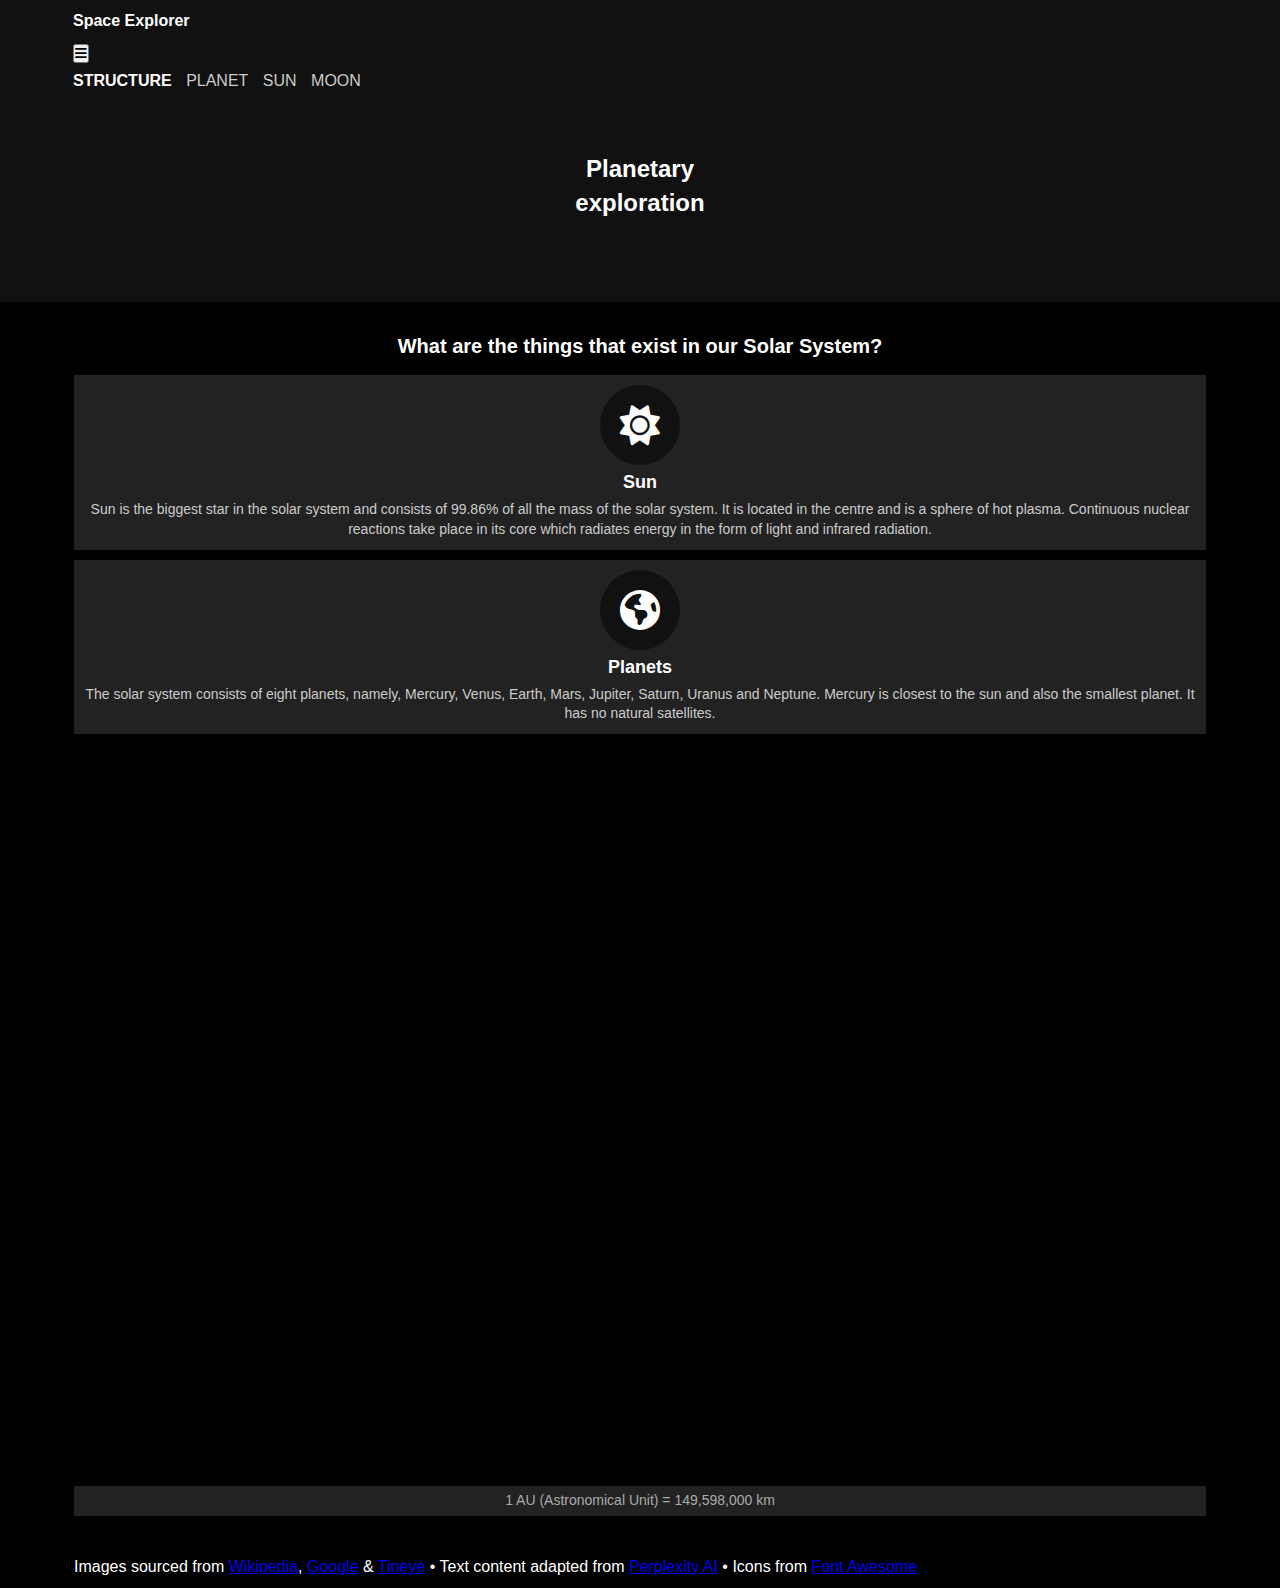
<file: index.html>
<!DOCTYPE html>
<html lang="en">
<head>
    <meta charset="UTF-8">
    <!-- Configure viewport for mobile devices to ensure responsive design works properly -->
    <meta name="viewport" content="width=device-width, initial-scale=1.0">
    <title>Solar System - Planetary exploration</title>
    <!-- Link to the main stylesheet that contains global styling rules -->
    <link rel="stylesheet" href="styles.css">
    <!-- Include Font Awesome icon library for mobile menu icons and various UI elements -->
    <link rel="stylesheet" href="https://cdnjs.cloudflare.com/ajax/libs/font-awesome/6.4.0/css/all.min.css">
    <style>
        /* Icon container styling - circular containers specific to the structure page */
        .icon-container {
            width: 80px;
            height: 80px;
            background: rgba(0, 0, 0, 0.5);
            border-radius: 50%;
            display: flex;
            align-items: center;
            justify-content: center;
            margin: 0 auto;
            transition: all 0.3s ease; /* Smooth transition effect for hover animations */
        }
        
        .icon-container i {
            font-size: 40px;
            color: #fff;
            transition: all 0.3s ease;
        }
        
        /* Hover effects - rotate icons and add glowing effect to enhance interactivity */
        .structure-item:hover .icon-container {
            transform: rotate(15deg);
            box-shadow: 0 0 20px rgba(255, 255, 255, 0.3);
        }
        
        /* Hover effects - scale up icons when user hovers over them */
        .structure-item:hover .icon-container i {
            transform: scale(1.2);
        }
        
        /* Icon color scheme - each celestial object has its own thematic color for visual distinction */
        .sun-icon { color: #ffcc00; } /* Sun icon uses yellow to represent heat and light */
        .planets-icon { color: #66ccff; } /* Planets icon uses blue to represent Earth-like bodies */
        .asteroids-icon { color: #cc9966; } /* Asteroids icon uses brown to represent rocky composition */
        .comets-icon { color: #99ccff; } /* Comets icon uses light blue to represent ice composition */
        .satellites-icon { color: #cccccc; } /* Satellites icon uses gray to represent moons */
        .stars-icon { color: #ffffff; } /* Stars icon uses white to represent distant starlight */
    </style>
</head>
<body>
    <!-- Top navigation bar - transforms into a fixed floating menu on mobile devices -->
    <nav class="top-nav">
        <div class="nav-content">
            <!-- Website logo/name displayed in the navigation bar -->
            <div class="logo">Space Explorer</div>
            <!-- Mobile menu toggle button - only visible on small screens with accessibility label -->
            <button class="mobile-menu-toggle" aria-label="Toggle navigation menu">
                <!-- Hamburger menu icon that transforms into X icon when clicked -->
                <i class="fas fa-bars"></i>
            </button>
            <!-- Navigation links container - hidden on mobile and toggled via button -->
            <div class="nav-links">
                <!-- Page links with active class indicating current page (structure page) -->
                <a href="index.html" class="active structure-link">STRUCTURE</a>
                <a href="planet.html" class="planet-link">PLANET</a>
                <a href="sun.html" class="sun-link">SUN</a>
                <a href="moon.html" class="moon-link">MOON</a>
            </div>
        </div>
    </nav>

    <div class="hero-section">
        <div class="hero-content">
            <h1 class="hero-title">Planetary<br>exploration</h1>
        </div>
    </div>

    <div class="content-section">
        <div class="container">
            <h2 class="section-title">What are the things that exist in our Solar System?</h2>
            
            <div class="structure-grid">
                <div class="structure-item">
                    <div class="item-icon">
                        <div class="icon-container">
                            <i class="fas fa-sun sun-icon"></i>
                        </div>
                    </div>
                    <h3>Sun</h3>
                    <p>Sun is the biggest star in the solar system and consists of 99.86% of all the mass of the solar system. It is located in the centre and is a sphere of hot plasma. Continuous nuclear reactions take place in its core which radiates energy in the form of light and infrared radiation.</p>
                </div>

                <div class="structure-item">
                    <div class="item-icon">
                        <div class="icon-container">
                            <i class="fas fa-globe-americas planets-icon"></i>
                        </div>
                    </div>
                    <h3>Planets</h3>
                    <p>The solar system consists of eight planets, namely, Mercury, Venus, Earth, Mars, Jupiter, Saturn, Uranus and Neptune. Mercury is closest to the sun and also the smallest planet. It has no natural satellites.</p>
                </div>

                <div class="structure-item">
                    <div class="item-icon">
                        <div class="icon-container">
                            <i class="fas fa-meteor asteroids-icon"></i>
                        </div>
                    </div>
                    <h3>Asteroids</h3>
                    <p>Asteroids are big and irregular shaped pieces of carbon, rock or metal which can be found mostly in the asteroid belt, orbiting the Sun between Mars and Jupiter. These are also often called minor planets.</p>
                </div>

                <div class="structure-item">
                    <div class="item-icon">
                        <div class="icon-container">
                            <i class="fas fa-comet comets-icon"></i>
                        </div>
                    </div>
                    <h3>Comets</h3>
                    <p>These are small and irregular shaped objects composed of ice. It is believed that they generally come from the Kuiper belt. When comets come close to the Sun, due to the heat the ice vaporizes and leaves a beautiful tail behind them.</p>
                </div>

                <div class="structure-item">
                    <div class="item-icon">
                        <div class="icon-container">
                            <i class="fas fa-satellite satellites-icon"></i>
                        </div>
                    </div>
                    <h3>Satellites</h3>
                    <p>The objects that revolve around the planets in the same direction as that of the planet are known as satellites. Moon is Earth's natural satellite. Satellites can also be man-made known as artificial satellites.</p>
                </div>

                <div class="structure-item">
                    <div class="item-icon">
                        <div class="icon-container">
                            <i class="fas fa-star stars-icon"></i>
                        </div>
                    </div>
                    <h3>Stars</h3>
                    <p>A star is a celestial object that consists of a luminous spheroid of plasma which is bound by its own gravity. During the night, they are easily visible with a naked eye. These are grouped into constellations and asterisms.</p>
                </div>
            </div>

            <div class="distance-info">
                <p class="au-info">1 AU (Astronomical Unit) = 149,598,000 km</p>
            </div>
        </div>
    </div>

    <!-- Footer section containing source attribution information -->
    <footer class="source-information">
        <div class="container">
            <p class="sources-text">
                Images sourced from <a href="https://en.wikipedia.org" target="_blank">Wikipedia</a>, 
                <a href="https://www.google.com" target="_blank">Google</a> & 
                <a href="https://tineye.com" target="_blank">Tineye</a> • 
                Text content adapted from <a href="https://www.perplexity.ai" target="_blank">Perplexity AI</a> •
                Icons from <a href="https://fontawesome.com" target="_blank">Font Awesome</a>
            </p>
        </div>
    </footer>
    
    <!-- Include JavaScript file for interactive elements and mobile menu functionality -->
    <script src="script.js"></script>
</body>
</html>
</file>
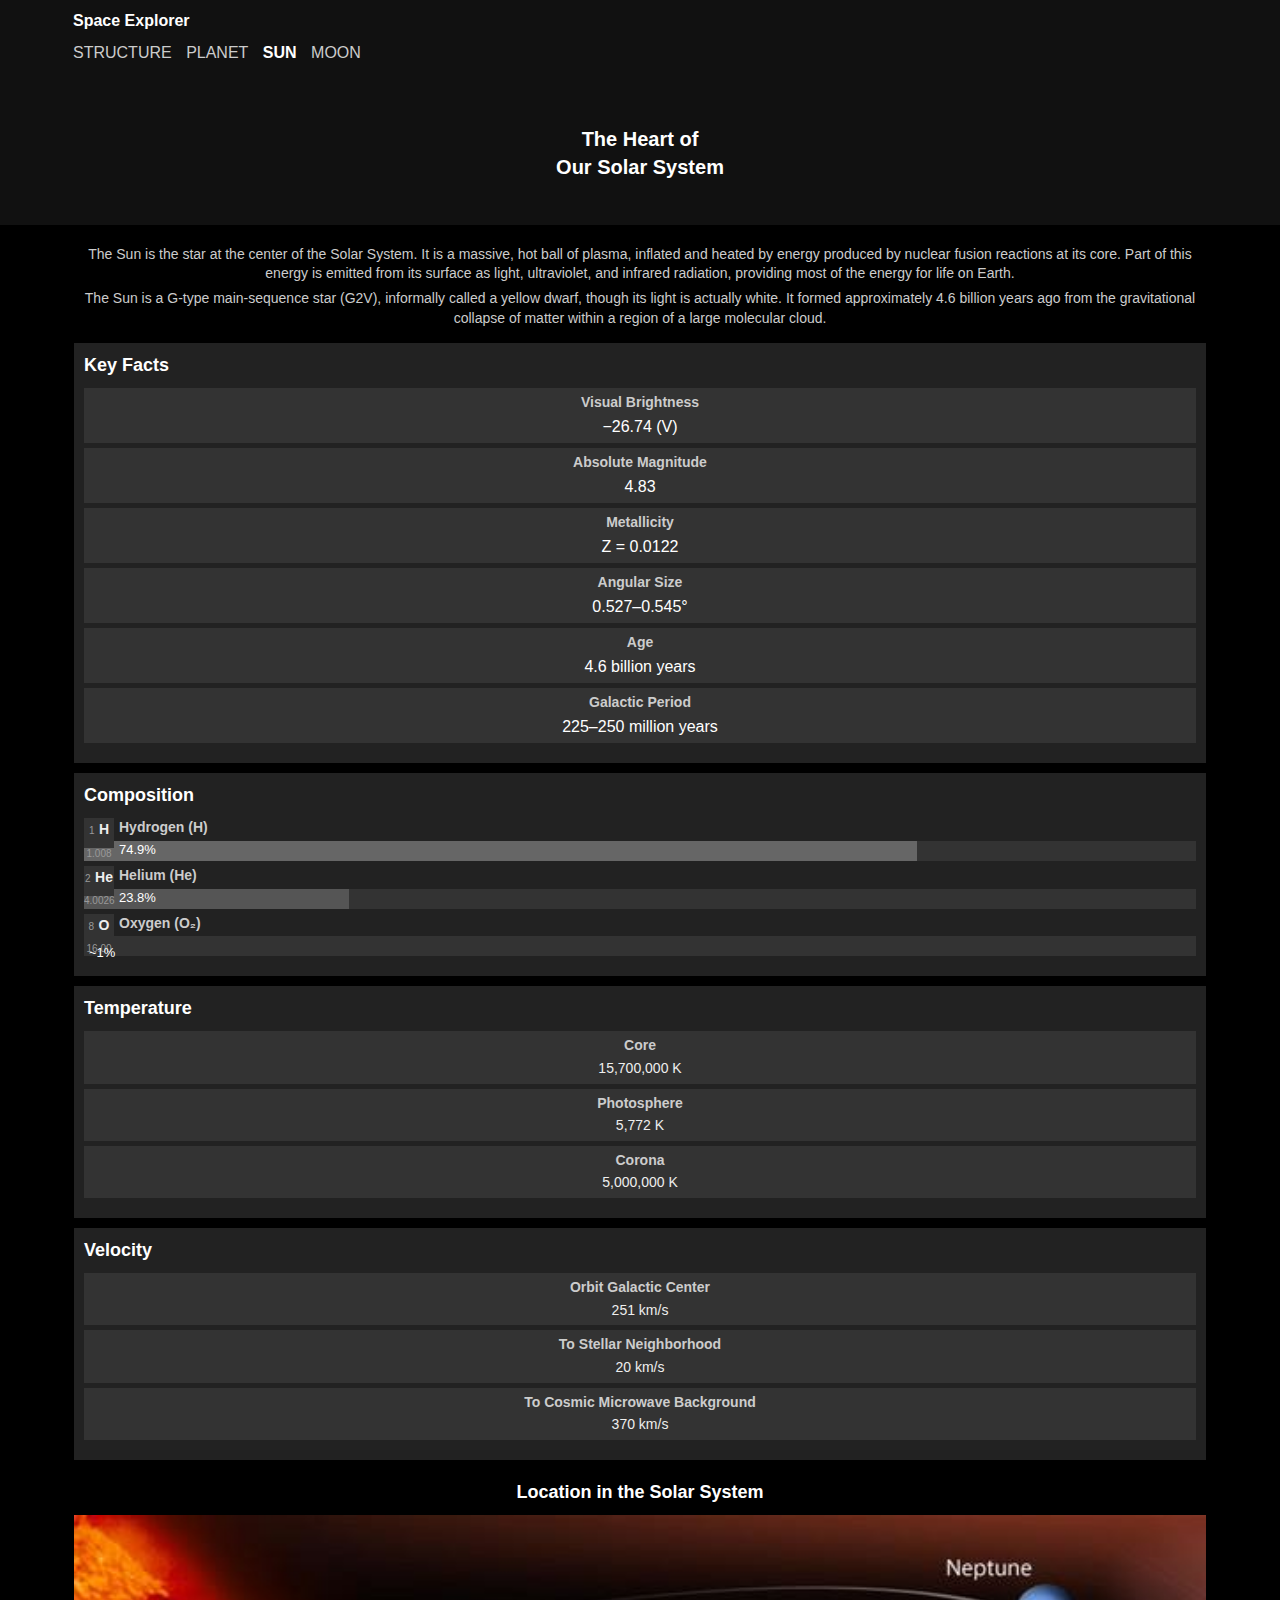
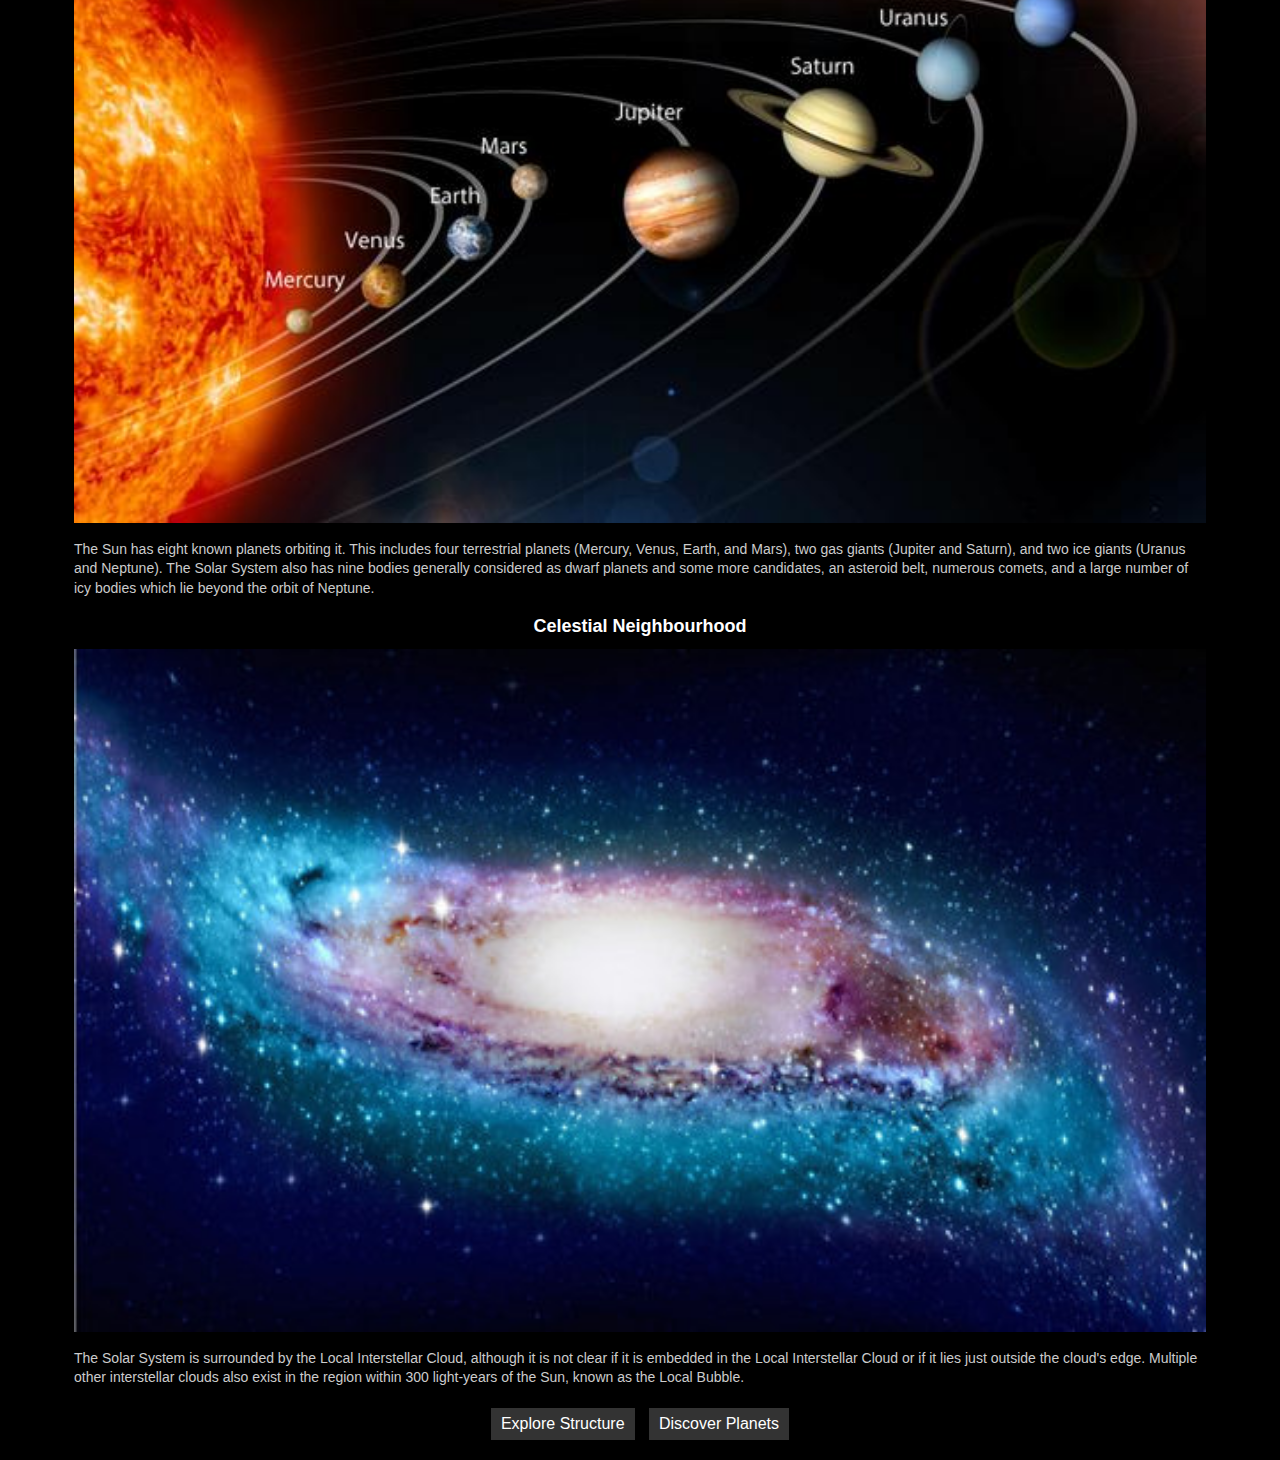
<file: sun.html>
<!DOCTYPE html>
<!-- HTML document with English language declaration -->
<html lang="en">
<head>
    <!-- Meta tags for character encoding and responsive viewport settings -->
    <meta charset="UTF-8">
    <meta name="viewport" content="width=device-width, initial-scale=1.0">
    <!-- Page title shown in browser tab -->
    <title>Solar System - The Sun</title>
    <!-- CSS stylesheets: base styles and sun-specific styles -->
    <link rel="stylesheet" href="styles.css">
    <link rel="stylesheet" href="sun-styles.css">
</head>
<!-- Body with sun-page class for theme-specific styling -->
<body class="sun-page">
    <!-- Top navigation bar with sun-specific styling -->
    <nav class="top-nav sun-nav">
        <div class="nav-content">
            <!-- Site logo/title -->
            <div class="logo">Space Explorer</div>
            <!-- Navigation links to other sections of the site -->
            <div class="nav-links">
                <a href="index.html" class="structure-link">STRUCTURE</a>
                <a href="planet.html" class="planet-link">PLANET</a>
                <!-- Active link for current page -->
                <a href="sun.html" class="active sun-link">SUN</a>
                <a href="moon.html" class="moon-link">MOON</a>
            </div>
        </div>
    </nav>

    <!-- Hero section with title and animated sun visual -->
    <div class="sun-hero">
        <!-- Main title with line break for visual effect -->
        <h1 class="sun-title">The Heart of<br>Our Solar System</h1>
        <!-- Sun animation container -->
        <div class="sun-animation">
            <!-- Inner core of the sun with image texture -->
            <div class="sun-core"></div>
            <!-- Outer rays effect -->
            <div class="sun-rays"></div>
        </div>
    </div>

    <!-- Main content section -->
    <div class="sun-content">
        <div class="container">
            <!-- Introduction section with descriptive text about the sun -->
            <div class="sun-introduction">
                <!-- First paragraph about the sun's basic properties -->
                <p class="intro-text">
                    The Sun is the star at the center of the Solar System. It is a massive, hot ball of plasma, 
                    inflated and heated by energy produced by nuclear fusion reactions at its core. Part of this 
                    energy is emitted from its surface as light, ultraviolet, and infrared radiation, providing 
                    most of the energy for life on Earth.
                </p>
                <!-- Second paragraph about the sun's classification and formation -->
                <p class="intro-text">
                    The Sun is a G-type main-sequence star (G2V), informally called a yellow dwarf, though its 
                    light is actually white. It formed approximately 4.6 billion years ago from the gravitational 
                    collapse of matter within a region of a large molecular cloud.
                </p>
            </div>

            <!-- Information grid with four cards for different sun attributes -->
            <div class="sun-info-grid">
                <!-- First card: Key Facts about the sun -->
                <div class="sun-card facts">
                    <h2>Key Facts</h2>
                    <!-- Grid layout for fact items -->
                    <div class="fact-list">
                        <!-- Individual fact items with headings and values -->
                        <div class="fact-item">
                            <h3>Visual Brightness</h3>
                            <p>−26.74 (V)</p>
                        </div>
                        <div class="fact-item">
                            <h3>Absolute Magnitude</h3>
                            <p>4.83</p>
                        </div>
                        <div class="fact-item">
                            <h3>Metallicity</h3>
                            <p>Z = 0.0122</p>
                        </div>
                        <div class="fact-item">
                            <h3>Angular Size</h3>
                            <p>0.527–0.545°</p>
                        </div>
                        <div class="fact-item">
                            <h3>Age</h3>
                            <p>4.6 billion years</p>
                        </div>
                        <div class="fact-item">
                            <h3>Galactic Period</h3>
                            <p>225–250 million years</p>
                        </div>
                    </div>
                </div>

                <!-- Second card: Chemical composition of the sun -->
                <div class="sun-card composition">
                    <h2>Composition</h2>
                    <!-- Chart showing element percentages -->
                    <div class="composition-chart">
                        <!-- Hydrogen element row with periodic table style box and percentage bar -->
                        <div class="element-row">
                            <!-- Periodic table style element box -->
                            <div class="element-icon element-box">
                                <span class="element-number">1</span>
                                <span class="element-symbol">H</span>
                                <span class="element-weight">1.008</span>
                            </div>
                            <!-- Element information with percentage bar -->
                            <div class="element-info">
                                <h4>Hydrogen (H)</h4>
                                <div class="chart-bar">
                                    <!-- Bar fill using inline width style for accurate percentage -->
                                    <div class="bar-fill hydrogen" style="width: 74.9%">
                                        <span>74.9%</span>
                                    </div>
                                </div>
                            </div>
                        </div>
                        <!-- Helium element row -->
                        <div class="element-row">
                            <div class="element-icon element-box">
                                <span class="element-number">2</span>
                                <span class="element-symbol">He</span>
                                <span class="element-weight">4.0026</span>
                            </div>
                            <div class="element-info">
                                <h4>Helium (He)</h4>
                                <div class="chart-bar">
                                    <div class="bar-fill helium" style="width: 23.8%">
                                        <span>23.8%</span>
                                    </div>
                                </div>
                            </div>
                        </div>
                        <!-- Oxygen element row -->
                        <div class="element-row">
                            <div class="element-icon element-box">
                                <span class="element-number">8</span>
                                <span class="element-symbol">O</span>
                                <span class="element-weight">16.00</span>
                            </div>
                            <div class="element-info">
                                <h4>Oxygen (O₂)</h4>
                                <div class="chart-bar">
                                    <div class="bar-fill oxygen" style="width: 1%">
                                        <span>~1%</span>
                                    </div>
                                </div>
                            </div>
                        </div>
                    </div>
                </div>

                <!-- Third card: Temperature values at different layers of the sun -->
                <div class="sun-card temperature">
                    <h2>Temperature</h2>
                    <!-- Grid layout for temperature zones -->
                    <div class="temp-list">
                        <!-- Individual temperature items for different sun regions -->
                        <div class="temp-item">
                            <h4>Core</h4>
                            <p>15,700,000 K</p>
                        </div>
                        <div class="temp-item">
                            <h4>Photosphere</h4>
                            <p>5,772 K</p>
                        </div>
                        <div class="temp-item">
                            <h4>Corona</h4>
                            <p>5,000,000 K</p>
                        </div>
                    </div>
                </div>

                <!-- Fourth card: Velocity measurements of the sun's movement -->
                <div class="sun-card velocity">
                    <h2>Velocity</h2>
                    <!-- Grid layout for velocity measurements -->
                    <div class="velocity-list">
                        <!-- Individual velocity items relative to different reference points -->
                        <div class="velocity-item">
                            <h4>Orbit Galactic Center</h4>
                            <p>251 km/s</p>
                        </div>
                        <div class="velocity-item">
                            <h4>To Stellar Neighborhood</h4>
                            <p>20 km/s</p>
                        </div>
                        <div class="velocity-item">
                            <h4>To Cosmic Microwave Background</h4>
                            <p>370 km/s</p>
                        </div>
                    </div>
                </div>
            </div>

            <!-- Section about the sun's location in the solar system -->
            <div class="sun-location">
                <h2>Location in the Solar System</h2>
                <!-- Two-column layout with image and text -->
                <div class="location-content">
                    <!-- Image column -->
                    <div class="location-image">
                        <img src="images/solar-system.jpg" alt="Solar System Location">
                    </div>
                    <!-- Text column with descriptive content -->
                    <div class="location-text">
                        <p>
                            The Sun has eight known planets orbiting it. This includes four terrestrial planets 
                            (Mercury, Venus, Earth, and Mars), two gas giants (Jupiter and Saturn), and two ice 
                            giants (Uranus and Neptune). The Solar System also has nine bodies generally considered 
                            as dwarf planets and some more candidates, an asteroid belt, numerous comets, and a 
                            large number of icy bodies which lie beyond the orbit of Neptune.
                        </p>
                    </div>
                </div>
            </div>

            <!-- Section about the sun's neighborhood in space -->
            <div class="sun-neighborhood">
                <h2>Celestial Neighbourhood</h2>
                <!-- Two-column layout with image and text -->
                <div class="neighborhood-content">
                    <!-- Image column -->
                    <div class="neighborhood-image">
                        <img src="images/milky-way.jpg" alt="Celestial Neighbourhood">
                    </div>
                    <!-- Text column with descriptive content -->
                    <div class="neighborhood-text">
                        <p>
                            The Solar System is surrounded by the Local Interstellar Cloud, although it is not 
                            clear if it is embedded in the Local Interstellar Cloud or if it lies just outside 
                            the cloud's edge. Multiple other interstellar clouds also exist in the region within 
                            300 light-years of the Sun, known as the Local Bubble.
                        </p>
                    </div>
                </div>
            </div>

            <!-- Footer with navigation links to other pages -->
            <div class="sun-footer">
                <!-- Portal links to other sections in an attractive format -->
                <div class="navigation-portal">
                    <!-- Link to structure page -->
                    <a href="index.html" class="portal-link structure">
                        <span>Explore Structure</span>
                    </a>
                    <!-- Link to planets page -->
                    <a href="planet.html" class="portal-link planets">
                        <span>Discover Planets</span>
                    </a>
                </div>
            </div>
        </div>
    </div>
    <!-- JavaScript files for general and sun-specific functionality -->
    <script src="script.js"></script>
    <script src="sun-script.js"></script>
</body>
</html>
</file>
<file: styles.css>
/* Global Styles - Ultra-simplified Version 2 */
* {
    margin: 0;
    padding: 0;
    box-sizing: border-box; /* Include padding and border in element's width and height */
}

body {
    font-family: Arial, sans-serif; /* Basic, widely available font for cross-platform compatibility */
    background: #000000; /* Black background to represent space/cosmos */
    color: #ffffff; /* White text for readability on dark background */
    line-height: 1.4; /* Slightly increased line height for better readability */
    margin: 0;
    padding: 0;
}

/* Simplified Navigation Bar */
.top-nav {
    background: #111; /* Dark gray navigation background */
    padding: 10px;
    width: 100%; /* Full width navigation */
}

.nav-content {
    width: 90%; /* Container width, leaving some margin on sides */
    margin: 0 auto; /* Center the navigation content */
}

.logo {
    color: #fff; /* White color for logo text */
    font-weight: bold;
    margin-bottom: 10px;
}

.nav-links {
    margin-top: 5px;
}

.nav-links a {
    color: #ccc; /* Light gray for inactive navigation links */
    text-decoration: none; /* Remove underline from links */
    margin-right: 10px;
}

.nav-links a.active {
    color: #fff; /* White color for active/current page link */
    font-weight: bold; /* Bold text for active link */
}

/* Simplified Hero/Banner Area */
.hero-section {
    height: 200px;
    text-align: center;
    background: #111; /* Dark gray background for hero section */
    padding-top: 50px;
}

.hero-title {
    font-size: 24px;
    color: #fff;
}

/* Simplified Content Styles */
.main-content {
    background: #000; /* Black background for main content area */
    padding-top: 20px;
}

.container {
    width: 90%; /* Content width, leaving some margin on sides */
    margin: 0 auto; /* Center the content container */
    padding: 10px;
}

header {
    text-align: center;
    margin-bottom: 20px;
}

/* Structure Item Styles - Ultra-minimal version */
.structure-grid {
    margin-top: 10px;
}

.structure-item {
    background: #222; /* Dark gray background for content items */
    padding: 10px;
    margin-bottom: 10px;
    text-align: center;
}

.structure-item h3 {
    margin: 5px 0;
    color: #fff; /* White color for headings */
    font-size: 18px;
}

.structure-item p {
    color: #ccc; /* Light gray for descriptive text */
    font-size: 14px;
}

/* Ultra-minimal Planet Card Styles */
.planet-card {
    background: #222; /* Dark gray background for planet cards */
    padding: 10px;
    margin-bottom: 10px;
    cursor: pointer; /* Hand cursor to indicate clickable */
}

.planet-image {
    width: 120px;
    margin: 0 auto 5px; /* Center the image and add bottom margin */
}

.planet-image img {
    width: 100%; /* Make image fill its container */
    height: auto; /* Maintain aspect ratio */
}

/* Ultra-minimal Planet Detail Styles */
.planet-detail-section {
    margin-bottom: 20px;
    padding: 10px;
    background: #222; /* Dark gray background for detail sections */
}

.planet-detail-content {
    margin-top: 10px;
}

.planet-detail-image {
    width: 200px;
    margin: 0 auto 10px; /* Center the image and add bottom margin */
}

.planet-detail-image img {
    width: 100%; /* Make image fill its container */
    height: auto; /* Maintain aspect ratio */
}

.planet-detail-info {
    width: 100%;
}

.planet-detail-description {
    margin-bottom: 10px;
    color: #ddd; /* Off-white color for description text */
}

.planet-detail-stats {
    margin-top: 10px;
}

.stat-item {
    background: #333; /* Slightly lighter gray for stat items */
    padding: 5px;
    margin-bottom: 5px;
}

.stat-item h4 {
    color: #fff; /* White color for stat labels */
    margin-bottom: 2px;
    font-size: 14px;
}

.stat-item p {
    color: #ddd; /* Off-white color for stat values */
    font-size: 14px;
}

/* Page Title Styles */
.section-title {
    text-align: center;
    margin-bottom: 15px;
    font-size: 20px;
    color: #fff; /* White color for section titles */
}

/* Footer Area */
.distance-info {
    text-align: center;
    margin-top: 15px;
    padding: 5px;
    background: #222; /* Dark gray background for footer area */
}

.au-info {
    font-size: 14px;
    color: #aaa; /* Medium gray for footer information text */
}

/* Content Section Styles */
.content-section {
    background: #000; /* Black background for content sections */
    padding: 20px 0;
}

/* Planet Page Styles */
.planet-categories {
    padding: 20px 0;
}

.category {
    margin-bottom: 30px;
}

.category-title {
    font-size: 20px;
    margin-bottom: 10px;
    color: #fff; /* White color for category titles */
    text-align: center;
}

.category-description {
    text-align: center;
    margin: 0 auto 20px;
    color: #ccc; /* Light gray for category descriptions */
    font-size: 14px;
}

.planets-grid {
    /* Ultra-simplified grid, changed to single column layout */
}

.planet-details {
    margin-top: 20px;
}

.planet-detail-title {
    font-size: 20px;
    color: #fff; /* White color for detail titles */
    text-align: center;
    margin-bottom: 10px;
}
</file>
<file: sun-styles.css>
/* 太阳页面特定样式 - 第2版本超简化版 */
.sun-page {
    background: #000;
}

.sun-nav {
    background: #111;
    padding: 10px;
}

/* 极简太阳区域 */
.sun-hero {
    height: 150px;
    background: #111;
    text-align: center;
    padding-top: 50px;
}

/* 完全移除太阳动画 */
.sun-animation {
    display: none;
}

.sun-title {
    color: #fff;
    font-size: 20px;
    width: 100%;
}

/* 内容样式 */
.sun-content {
    padding: 10px 0;
}

.sun-info-grid {
    margin-bottom: 20px;
}

.sun-card {
    background: #222;
    padding: 10px;
    margin-bottom: 10px;
}

.sun-card h2 {
    color: #fff;
    font-size: 18px;
    margin-bottom: 10px;
}

/* 事实列表样式 */
.fact-list {
    margin-bottom: 10px;
}

.fact-item {
    text-align: center;
    padding: 5px;
    background: #333;
    margin-bottom: 5px;
}

.fact-item h3 {
    color: #ccc;
    margin-bottom: 3px;
    font-size: 14px;
}

/* 成分图表样式 */
.composition-chart {
    margin-bottom: 10px;
}

.chart-bar {
    background: #333;
    height: 20px;
    margin-bottom: 5px;
}

.bar-fill {
    height: 100%;
    padding: 0 5px;
    color: #fff;
    font-size: 13px;
}

.hydrogen {
    background: #666;
}

.helium {
    background: #555;
}

.other {
    background: #444;
}

/* 图层样式 */
.layers-diagram {
    margin-bottom: 10px;
}

.layer {
    padding: 5px;
    background: #333;
    margin-bottom: 5px;
}

.layer h4 {
    color: #ccc;
    margin-bottom: 3px;
    font-size: 14px;
}

/* 活动网格样式 */
.activity-grid {
    margin-bottom: 10px;
}

.activity-item {
    padding: 5px;
    background: #333;
    margin-bottom: 5px;
}

/* 导航门户样式 */
.navigation-portal {
    text-align: center;
    margin-top: 20px;
}

.portal-link {
    padding: 5px 10px;
    color: #fff;
    text-decoration: none;
    background: #333;
    margin: 0 5px;
    display: inline-block;
}

/* 介绍文本 */
.sun-introduction {
    margin-bottom: 15px;
    text-align: center;
}

.intro-text {
    font-size: 14px;
    color: #ccc;
    margin-bottom: 5px;
}

/* 元素样式 */
.element-row {
    margin-bottom: 5px;
}

.element-icon {
    margin-right: 5px;
    float: left;
}

.element-info h4 {
    color: #ccc;
    font-size: 14px;
    margin-bottom: 3px;
}

/* 温度列表样式 */
.temp-list {
    margin-bottom: 10px;
}

.temp-item {
    padding: 5px;
    background: #333;
    text-align: center;
    margin-bottom: 5px;
}

.temp-item h4 {
    color: #ccc;
    margin-bottom: 3px;
    font-size: 14px;
}

.temp-item p {
    color: #eee;
    font-size: 14px;
}

/* 速度列表样式 */
.velocity-list {
    margin-bottom: 10px;
}

.velocity-item {
    padding: 5px;
    background: #333;
    text-align: center;
    margin-bottom: 5px;
}

.velocity-item h4 {
    color: #ccc;
    margin-bottom: 3px;
    font-size: 14px;
}

.velocity-item p {
    color: #eee;
    font-size: 14px;
}

/* 位置样式 */
.sun-location,
.sun-neighborhood {
    margin-bottom: 15px;
}

.sun-location h2,
.sun-neighborhood h2 {
    font-size: 18px;
    color: #fff;
    margin-bottom: 10px;
    text-align: center;
}

/* 位置内容 */
.location-content,
.neighborhood-content {
    margin-bottom: 10px;
}

.location-image,
.neighborhood-image {
    width: 100%;
    margin-bottom: 10px;
}

.location-image img,
.neighborhood-image img {
    width: 100%;
    height: auto;
}

/* 位置文本 */
.location-text p,
.neighborhood-text p {
    font-size: 14px;
    color: #ccc;
}

/* 元素框样式 */
.element-box {
    width: 30px;
    height: 30px;
    background: #333;
    margin-right: 5px;
    text-align: center;
}

.element-number {
    font-size: 10px;
    color: #999;
}

.element-symbol {
    font-size: 14px;
    font-weight: bold;
    color: #eee;
}

.element-weight {
    font-size: 10px;
    color: #999;
}
</file>
